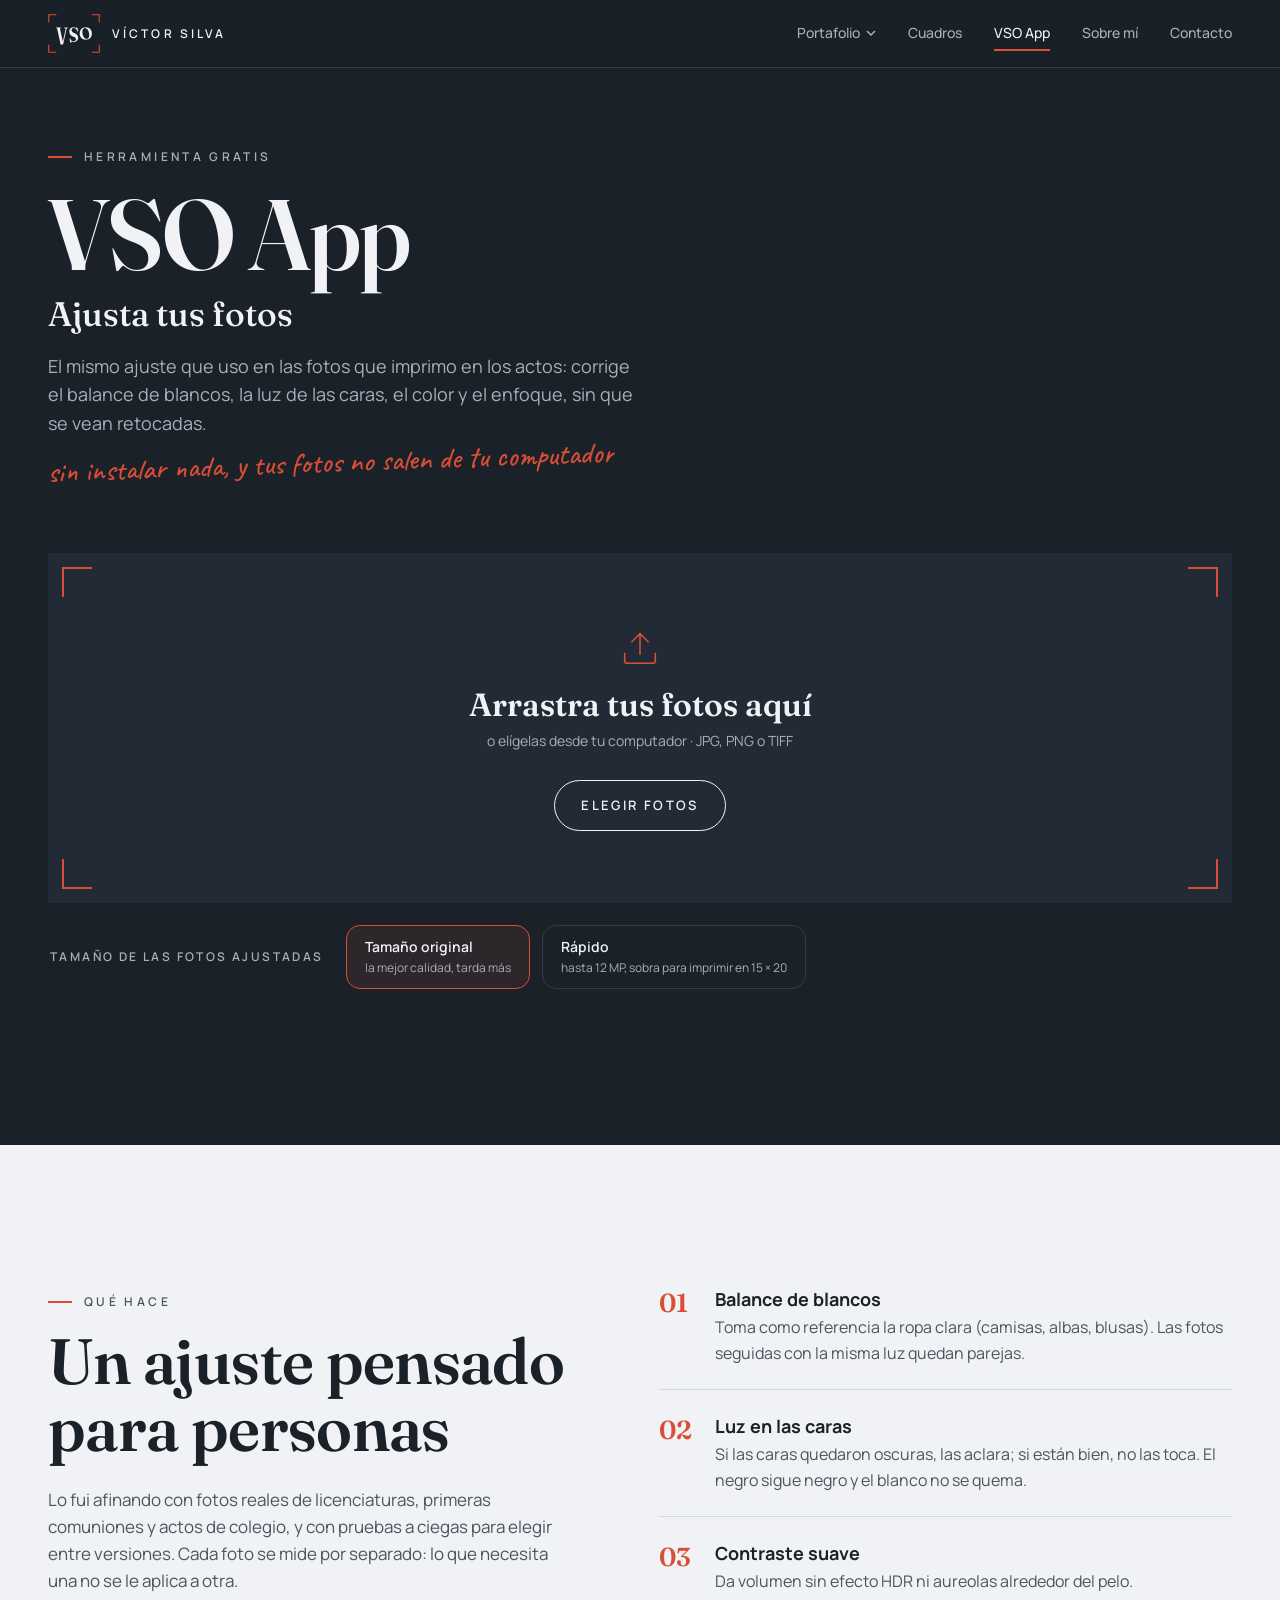
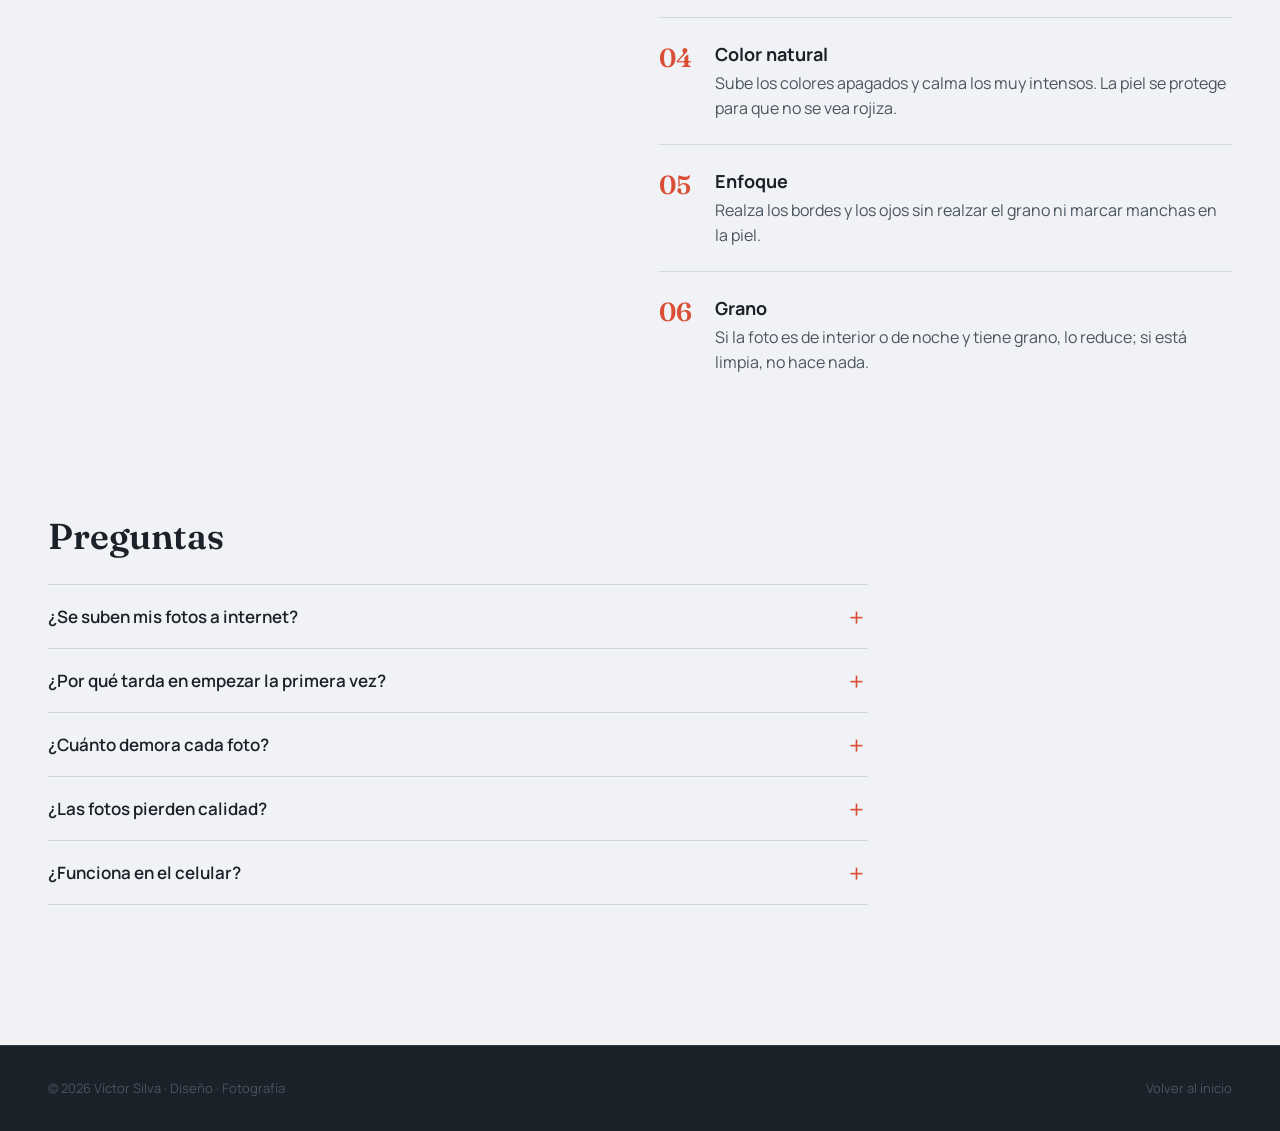
<file: ajustar.html>
<!doctype html>
<html lang="es">
<head>
  <meta charset="utf-8">
  <meta name="viewport" content="width=device-width, initial-scale=1">
  <title>VSO App · Víctor Silva</title>
  <meta name="description" content="Ajusta tus fotos gratis con el mismo ajuste que uso en las fotos que imprimo: balance de blancos, luz en las caras, color y enfoque. Todo pasa en tu computador, sin instalar nada y sin subir tus fotos.">
  <meta name="theme-color" content="#1A2129">
  <link rel="icon" href="img/vso-oficial-simbolo-oscuro.svg" type="image/svg+xml">
  <link rel="preconnect" href="https://cdn.jsdelivr.net" crossorigin>
  <link rel="stylesheet" href="css/estilo.css?v=9">
  <link rel="stylesheet" href="css/ajustar.css?v=2">
</head>
<body data-pagina="ajustar">

  <header class="encabezado">
    <div class="contenedor">
      <a class="marca" href="index.html" aria-label="Víctor Silva, inicio"><img src="img/vso-simbolo.svg" alt=""><span>Víctor Silva</span></a>
      <button class="boton-menu" aria-label="Abrir menú" aria-expanded="false"><span></span></button>
      <nav class="menu" aria-label="Principal">
        <div class="desplegar">
          <button aria-expanded="false" aria-haspopup="true">Portafolio <svg viewBox="0 0 10 6" fill="none" stroke="currentColor" stroke-width="1.5"><path d="M1 1l4 4 4-4"/></svg></button>
          <div class="submenu"></div>
        </div>
        <a href="index.html#cuadros">Cuadros</a>
        <a href="ajustar.html" aria-current="page">VSO App</a>
        <a href="index.html#sobre-mi">Sobre mí</a>
        <a href="index.html#contacto">Contacto</a>
      </nav>
    </div>
  </header>

  <main>
    <section class="ajuste">
      <div class="contenedor">
        <div class="ajuste-cabeza">
          <span class="etiqueta">Herramienta gratis</span>
          <h1>VSO App</h1>
          <p class="app-bajada">Ajusta tus fotos</p>
          <p>El mismo ajuste que uso en las fotos que imprimo en los actos: corrige el balance de blancos, la luz de las caras, el color y el enfoque, sin que se vean retocadas.</p>
          <p class="mano nota-privada">sin instalar nada, y tus fotos no salen de tu computador</p>
        </div>

        <div class="zona visor" tabindex="-1">
          <input type="file" id="elegir" multiple accept=".jpg,.jpeg,.png,.tif,.tiff,image/jpeg,image/png,image/tiff">
          <svg class="icono" viewBox="0 0 48 48" fill="none" stroke="currentColor" stroke-width="1.6" aria-hidden="true"><path d="M24 31V9M15 18l9-9 9 9"/><path d="M8 29v8a3 3 0 0 0 3 3h26a3 3 0 0 0 3-3v-8"/></svg>
          <b>Arrastra tus fotos aquí</b>
          <span>o elígelas desde tu computador · JPG, PNG o TIFF</span>
          <button type="button" class="boton" data-elegir>Elegir fotos</button>
        </div>

        <fieldset class="opciones">
          <legend>Tamaño de las fotos ajustadas</legend>
          <label><input type="radio" name="tam" value="0" checked><span><b>Tamaño original</b><small>la mejor calidad, tarda más</small></span></label>
          <label><input type="radio" name="tam" value="12"><span><b>Rápido</b><small>hasta 12 MP, sobra para imprimir en 15 × 20</small></span></label>
        </fieldset>

        <div class="motor" hidden>
          <div class="motor-barra"><i></i></div>
          <span class="motor-texto" role="status"></span>
        </div>

        <div class="acciones" hidden>
          <p class="resumen" aria-live="polite"></p>
          <div class="botones">
            <button type="button" class="boton chico" data-detener hidden>Detener</button>
            <button type="button" class="boton chico" data-seguir hidden>Ajustar las que faltan</button>
            <button type="button" class="boton chico lleno" data-zip disabled>Descargar todas</button>
            <button type="button" class="boton chico" data-limpiar>Empezar de nuevo</button>
          </div>
        </div>

        <div class="panel-comparar" hidden>
          <div class="panel-cabeza">
            <b class="panel-nombre"></b>
            <div>
              <a class="boton chico lleno" data-bajar download>Descargar</a>
              <button type="button" class="boton chico" data-cerrar>Cerrar</button>
            </div>
          </div>
          <div class="comparador visor" aria-label="Comparación antes y después">
            <img class="antes" alt="Foto original" draggable="false">
            <img class="despues" alt="Foto ajustada" draggable="false">
            <span class="rotulo-img r-antes">Original</span><span class="rotulo-img r-despues">Ajustada</span>
            <span class="divisor"></span>
            <span class="perilla" role="slider" tabindex="0" aria-label="Deslizar para comparar" aria-valuemin="0" aria-valuemax="100" aria-valuenow="50">
              <svg viewBox="0 0 24 24" fill="none" stroke="currentColor" stroke-width="1.8"><path d="M9 6l-6 6 6 6M15 6l6 6-6 6"/></svg>
            </span>
          </div>
          <p class="panel-info"></p>
        </div>

        <ul class="lista-fotos" aria-label="Fotos"></ul>
      </div>
    </section>

    <section class="seccion clara que-hace">
      <div class="contenedor">
        <div class="que-hace-grid">
          <div>
            <span class="etiqueta">Qué hace</span>
            <h2 class="titulo-seccion">Un ajuste pensado para personas</h2>
            <p class="texto-suave">Lo fui afinando con fotos reales de licenciaturas, primeras comuniones y actos de colegio, y con pruebas a ciegas para elegir entre versiones. Cada foto se mide por separado: lo que necesita una no se le aplica a otra.</p>
          </div>
          <ol class="pasos">
            <li><b>Balance de blancos</b>Toma como referencia la ropa clara (camisas, albas, blusas). Las fotos seguidas con la misma luz quedan parejas.</li>
            <li><b>Luz en las caras</b>Si las caras quedaron oscuras, las aclara; si están bien, no las toca. El negro sigue negro y el blanco no se quema.</li>
            <li><b>Contraste suave</b>Da volumen sin efecto HDR ni aureolas alrededor del pelo.</li>
            <li><b>Color natural</b>Sube los colores apagados y calma los muy intensos. La piel se protege para que no se vea rojiza.</li>
            <li><b>Enfoque</b>Realza los bordes y los ojos sin realzar el grano ni marcar manchas en la piel.</li>
            <li><b>Grano</b>Si la foto es de interior o de noche y tiene grano, lo reduce; si está limpia, no hace nada.</li>
          </ol>
        </div>

        <div class="preguntas">
          <h3>Preguntas</h3>
          <details>
            <summary>¿Se suben mis fotos a internet?</summary>
            <p>No. El ajuste corre dentro de tu navegador: la página descarga el programa y tus fotos se ajustan en tu propio computador. Nadie más las ve.</p>
          </details>
          <details>
            <summary>¿Por qué tarda en empezar la primera vez?</summary>
            <p>Porque descarga el programa de ajuste (unos 20 MB). Se descarga una sola vez: después queda guardado en tu navegador y parte en unos segundos.</p>
          </details>
          <details>
            <summary>¿Cuánto demora cada foto?</summary>
            <p>Depende de tu computador y del tamaño de la foto. En el mío, una foto de 12 megapíxeles tarda unos 30 segundos y una de 24, algo más de un minuto; en modo rápido ninguna tarda más que una de 12. Mientras se ajustan, puedes seguir usando tu computador.</p>
          </details>
          <details>
            <summary>¿Las fotos pierden calidad?</summary>
            <p>Salen en JPG de alta calidad, del mismo tamaño que la original y con los datos de la cámara. Tus originales no se tocan.</p>
          </details>
          <details>
            <summary>¿Funciona en el celular?</summary>
            <p>Funciona mejor en un computador. En el celular, las fotos grandes pueden necesitar más memoria de la que tiene el navegador: si falla, prueba con el modo rápido.</p>
          </details>
        </div>
      </div>
    </section>
  </main>

  <footer class="pie">
    <div class="contenedor"><span>© <span data-anio>2026</span> Víctor Silva · Diseño · Fotografía</span><a href="index.html">Volver al inicio</a></div>
  </footer>

  <script src="js/datos.js"></script>
  <script src="js/grupos.js?v=2"></script>
  <script src="js/comun.js?v=7"></script>
  <script src="js/ajustar.js?v=1"></script>
</body>
</html>
</file>
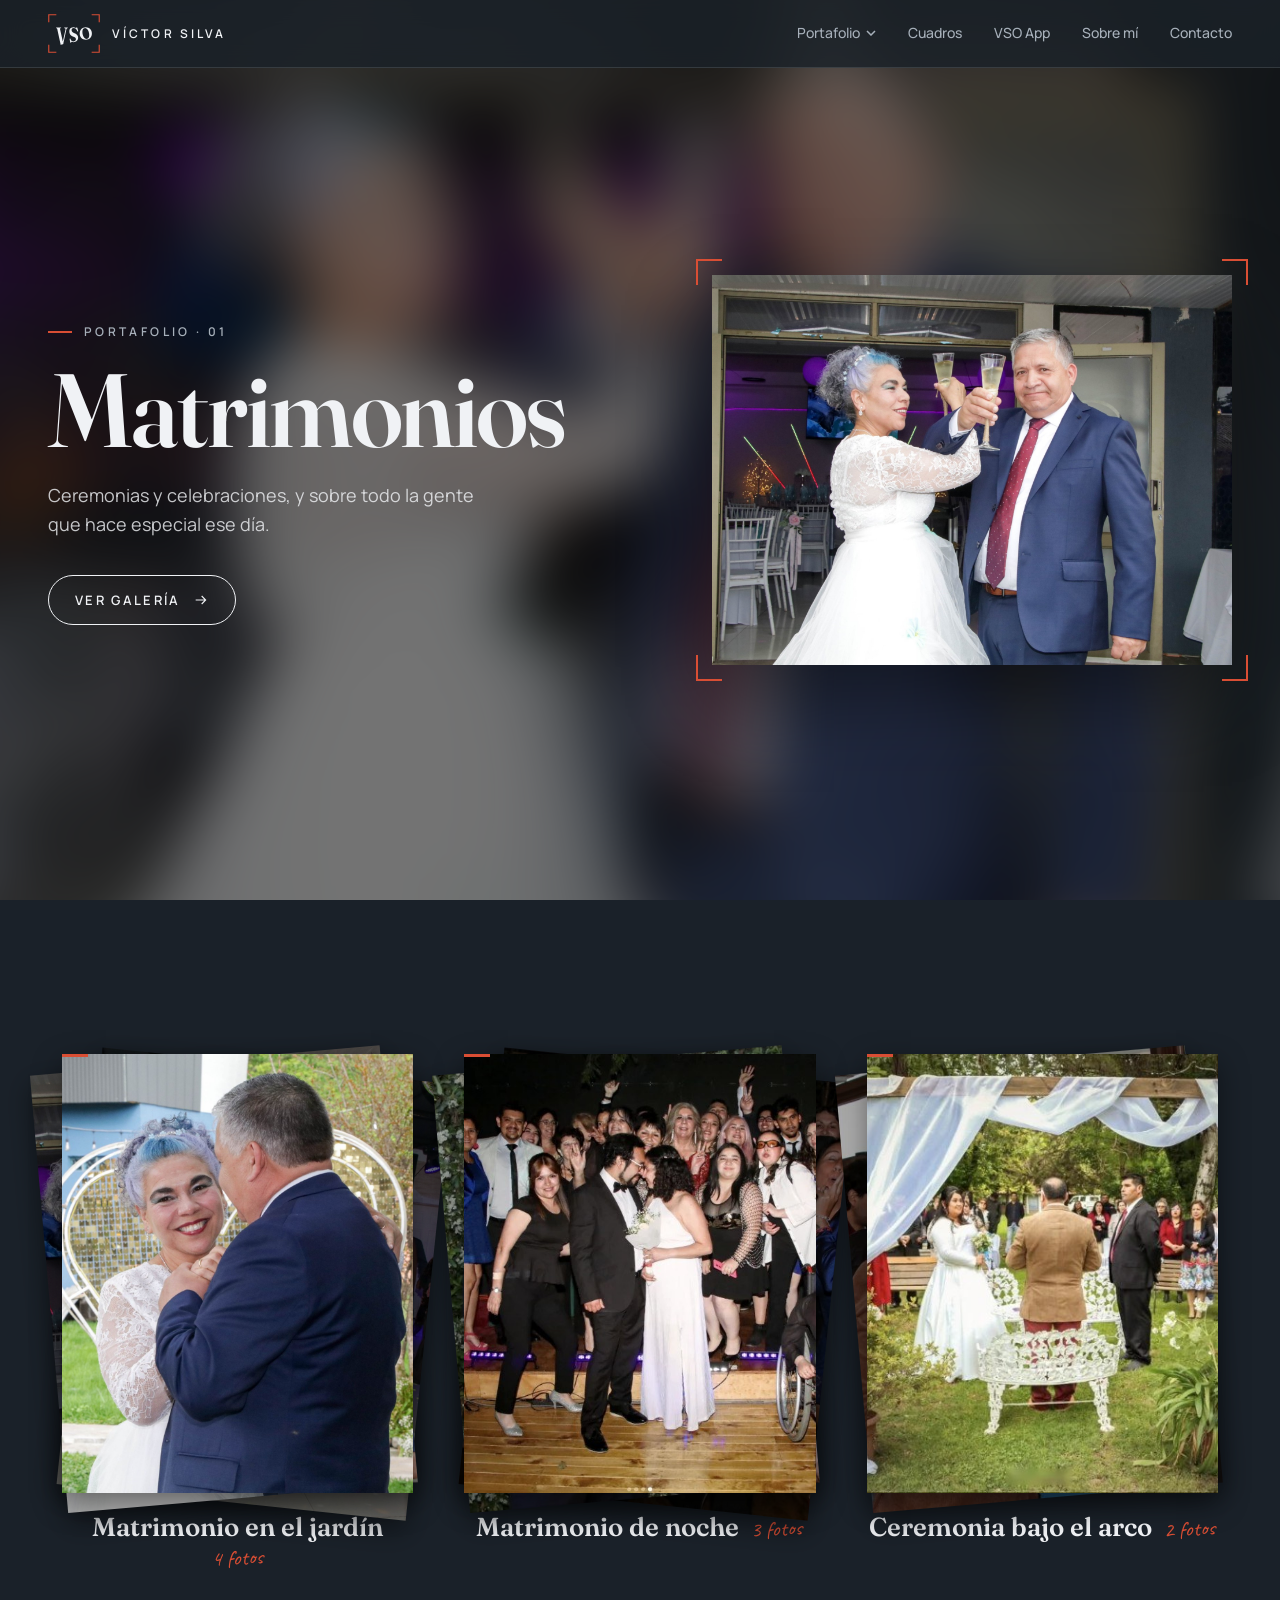
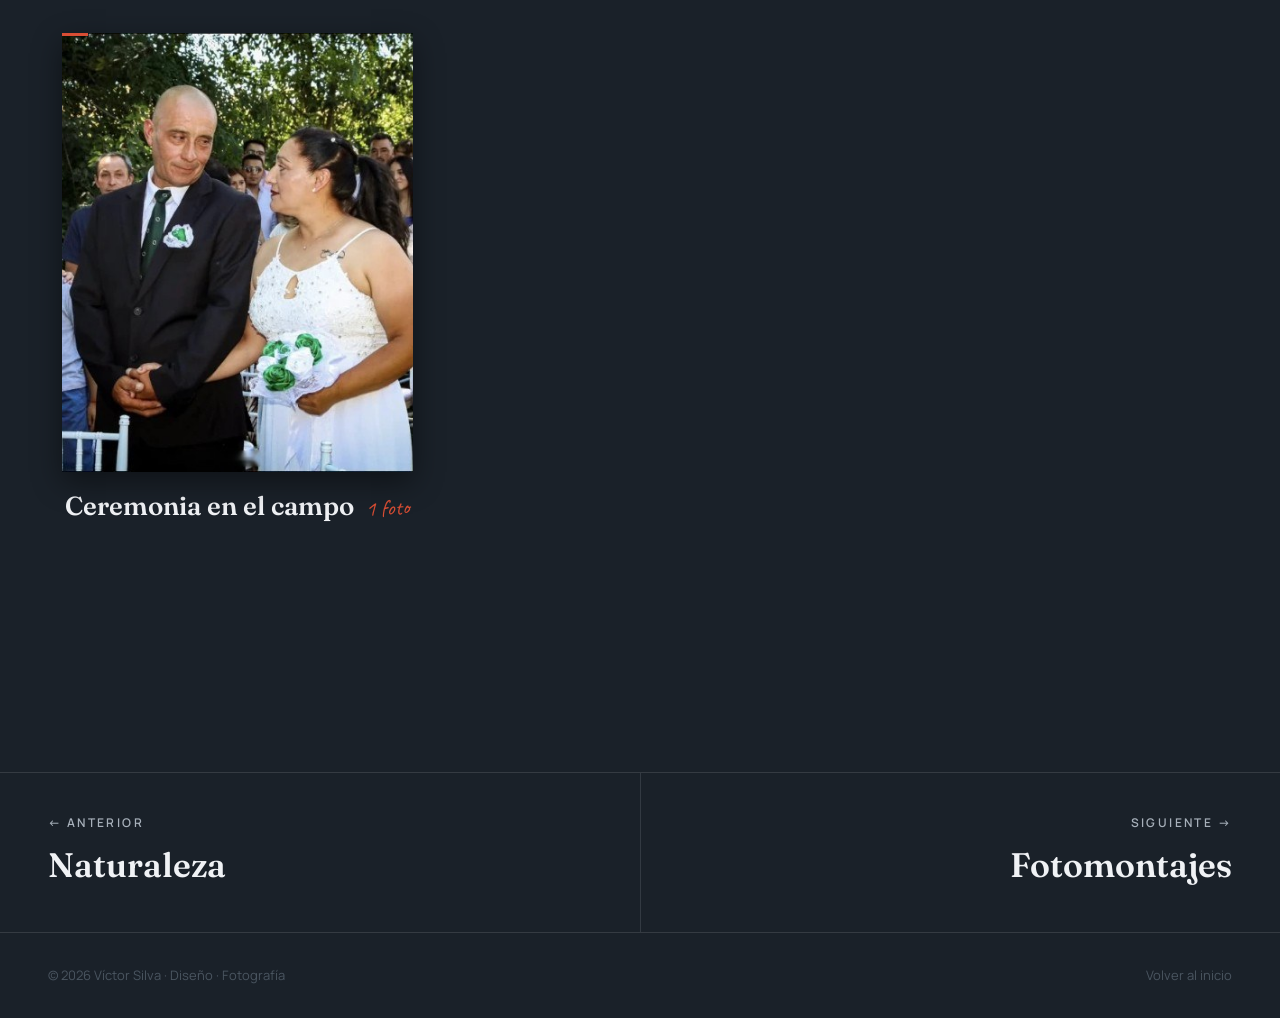
<file: categoria.html>
<!doctype html>
<html lang="es">
<head>
  <meta charset="utf-8">
  <meta name="viewport" content="width=device-width, initial-scale=1">
  <title>Portafolio · Víctor Silva</title>
  <meta name="theme-color" content="#1A2129">
  <link rel="icon" href="img/vso-oficial-simbolo-oscuro.svg" type="image/svg+xml">
  <link rel="stylesheet" href="css/estilo.css?v=9">
</head>
<body data-pagina="categoria">

  <header class="encabezado">
    <div class="contenedor">
      <a class="marca" href="index.html" aria-label="Víctor Silva, inicio"><img src="img/vso-simbolo.svg" alt=""><span>Víctor Silva</span></a>
      <button class="boton-menu" aria-label="Abrir menú" aria-expanded="false"><span></span></button>
      <nav class="menu" aria-label="Principal">
        <div class="desplegar">
          <button aria-expanded="false" aria-haspopup="true">Portafolio <svg viewBox="0 0 10 6" fill="none" stroke="currentColor" stroke-width="1.5"><path d="M1 1l4 4 4-4"/></svg></button>
          <div class="submenu"></div>
        </div>
        <a href="index.html#cuadros">Cuadros</a>
        <a href="ajustar.html">VSO App</a>
        <a href="index.html#sobre-mi">Sobre mí</a>
        <a href="index.html#contacto">Contacto</a>
      </nav>
    </div>
  </header>

  <!-- Portada de la categoría (se arma desde js/datos.js) -->
  <section class="portada-cat"></section>

  <section class="seccion" id="galeria"><div class="contenedor"></div></section>

  <nav class="navegacion-cat" aria-label="Otras categorías"></nav>

  <footer class="pie">
    <div class="contenedor"><span>© <span data-anio>2026</span> Víctor Silva · Diseño · Fotografía</span><a href="index.html">Volver al inicio</a></div>
  </footer>

  <script src="js/datos.js"></script>
  <script src="js/grupos.js?v=2"></script>
  <script src="js/comun.js?v=7"></script>
</body>
</html>
</file>
<file: css/estilo.css>
/* ===== Víctor Silva · Diseño y Fotografía ===== */
@font-face { font-family: 'Fraunces'; src: url('../fuentes/Fraunces-VF.ttf') format('truetype'); font-weight: 100 900; font-display: swap; }
@font-face { font-family: 'Manrope'; src: url('../fuentes/Manrope-VF.ttf') format('truetype'); font-weight: 200 800; font-display: swap; }
/* Letra manuscrita (Caveat, licencia libre OFL: fuentes/Caveat-OFL.txt) */
@font-face { font-family: 'Caveat'; src: url('../fuentes/Caveat-VF.ttf') format('truetype'); font-weight: 400 700; font-display: swap; }

:root {
  --pizarra: #1A2129;
  --pizarra-2: #12171D;
  --pizarra-3: #222B35;
  --hueso: #F0F2F5;
  --rojo: #D94E34;
  --gris: #A7B0BA;
  --gris-osc: #4A5560;
  --linea: rgba(240, 242, 245, .12);
  --serif: 'Fraunces', Georgia, serif;
  --mano: 'Caveat', 'Segoe Print', 'Bradley Hand', cursive;
  --sans: 'Manrope', system-ui, sans-serif;
  --ancho: 1200px;
  --margen: clamp(16px, 4vw, 48px);
}

*, *::before, *::after { box-sizing: border-box; }
html { scroll-behavior: smooth; }
body {
  margin: 0; background: var(--pizarra); color: var(--hueso);
  font-family: var(--sans); font-size: 16px; line-height: 1.6;
  -webkit-font-smoothing: antialiased;
}
img { display: block; max-width: 100%; }
a { color: inherit; text-decoration: none; }
button { font: inherit; color: inherit; background: none; border: 0; cursor: pointer; }

.contenedor { width: min(var(--ancho), 100% - 2 * var(--margen)); margin-inline: auto; }
.etiqueta {
  font-size: 12px; font-weight: 600; letter-spacing: .28em; text-transform: uppercase; color: var(--gris);
  display: inline-flex; align-items: center; gap: 12px;
}
.etiqueta::before { content: ""; width: 24px; height: 2px; background: var(--rojo); }
.titulo-seccion { font-family: var(--serif); font-weight: 600; font-size: clamp(36px, 6vw, 64px); line-height: 1.05; margin: 16px 0 0; letter-spacing: -.01em; }
.texto-suave { color: var(--gris); max-width: 56ch; }

/* ---- Esquinas de visor (firma de la marca) ---- */
.visor { position: relative; }
.visor::after {
  content: ""; position: absolute; inset: var(--visor-inset, -12px); pointer-events: none;
  --c: var(--rojo); --l: var(--visor-l, 26px); --t: var(--visor-t, 2px);
  background:
    linear-gradient(var(--c), var(--c)) top left / var(--l) var(--t),
    linear-gradient(var(--c), var(--c)) top left / var(--t) var(--l),
    linear-gradient(var(--c), var(--c)) top right / var(--l) var(--t),
    linear-gradient(var(--c), var(--c)) top right / var(--t) var(--l),
    linear-gradient(var(--c), var(--c)) bottom left / var(--l) var(--t),
    linear-gradient(var(--c), var(--c)) bottom left / var(--t) var(--l),
    linear-gradient(var(--c), var(--c)) bottom right / var(--l) var(--t),
    linear-gradient(var(--c), var(--c)) bottom right / var(--t) var(--l);
  background-repeat: no-repeat;
  transition: inset .45s cubic-bezier(.2, .8, .2, 1), opacity .3s;
}

/* ---- Encabezado ---- */
.encabezado {
  position: fixed; inset: 0 0 auto 0; z-index: 50; height: 68px;
  display: flex; align-items: center;
  background: rgba(26, 33, 41, .82); backdrop-filter: blur(12px); -webkit-backdrop-filter: blur(12px);
  border-bottom: 1px solid var(--linea);
  transition: transform .45s cubic-bezier(.2, .8, .2, 1);
}
.encabezado.oculto { transform: translateY(-100%); }
.encabezado .contenedor { display: flex; align-items: center; justify-content: space-between; gap: 24px; }
.marca { display: flex; align-items: center; gap: 12px; }
.marca img { width: 52px; height: auto; }
.marca span { font-size: 12px; font-weight: 600; letter-spacing: .26em; text-transform: uppercase; }
.menu { display: flex; align-items: center; gap: 32px; font-size: 14px; font-weight: 500; }
.menu > a, .menu .desplegar > button { padding: 8px 0; color: var(--gris); transition: color .2s; position: relative; }
.menu > a:hover, .menu .desplegar > button:hover, .menu a[aria-current="page"], .menu .desplegar.activo > button { color: var(--hueso); }
.menu a[aria-current="page"]::after, .menu .desplegar.activo > button::after {
  content: ""; position: absolute; left: 0; right: 0; bottom: 2px; height: 2px; background: var(--rojo);
}
.desplegar { position: relative; }
.desplegar > button { display: inline-flex; align-items: center; gap: 6px; }
.desplegar > button svg { width: 10px; transition: transform .2s; }
.desplegar.abierto > button svg { transform: rotate(180deg); }
.submenu {
  position: absolute; top: calc(100% + 14px); left: -20px; min-width: 230px; padding: 10px 0;
  background: var(--pizarra-2); border: 1px solid var(--linea);
  opacity: 0; visibility: hidden; transform: translateY(-6px); transition: .2s;
}
.desplegar.abierto .submenu { opacity: 1; visibility: visible; transform: none; }
.submenu a { display: flex; justify-content: space-between; gap: 16px; padding: 9px 20px; color: var(--gris); }
.submenu a:hover, .submenu a[aria-current="page"] { color: var(--hueso); background: var(--pizarra-3); }
.submenu small { color: var(--gris-osc); font-size: 12px; }
.boton-menu { display: none; width: 40px; height: 40px; position: relative; }
.boton-menu span, .boton-menu span::before, .boton-menu span::after {
  position: absolute; left: 9px; width: 22px; height: 2px; background: var(--hueso); content: ""; transition: .25s;
}
.boton-menu span { top: 19px; }
.boton-menu span::before { left: 0; top: -7px; }
.boton-menu span::after { left: 0; top: 7px; }
.menu-abierto .boton-menu span { background: transparent; }
.menu-abierto .boton-menu span::before { top: 0; transform: rotate(45deg); }
.menu-abierto .boton-menu span::after { top: 0; transform: rotate(-45deg); }

@media (max-width: 760px) {
  .marca span { display: none; }
  .boton-menu { display: block; }
  .menu {
    position: fixed; inset: 68px 0 auto 0; flex-direction: column; align-items: stretch; gap: 0;
    background: var(--pizarra-2); border-bottom: 1px solid var(--linea); padding: 8px var(--margen) 20px;
    max-height: calc(100svh - 68px); overflow-y: auto;
    opacity: 0; visibility: hidden; transform: translateY(-8px); transition: .25s;
  }
  .menu-abierto .menu { opacity: 1; visibility: visible; transform: none; }
  .menu > a, .menu .desplegar > button { padding: 14px 0; font-size: 18px; width: 100%; text-align: left; border-bottom: 1px solid var(--linea); }
  .menu a[aria-current="page"]::after, .menu .desplegar.activo > button::after { display: none; }
  .submenu { position: static; opacity: 1; visibility: visible; transform: none; display: none; border: 0; background: none; padding: 0 0 8px; }
  .desplegar.abierto .submenu { display: block; }
  .submenu a { padding: 10px 0 10px 16px; }
  .submenu a:hover { background: none; }
}

/* ---- INTRO ---- */
.intro {
  position: relative; height: 100svh; min-height: 520px; background: var(--hueso); color: var(--pizarra);
  overflow: hidden; display: grid; place-items: center; cursor: default;
}
.intro canvas { position: absolute; inset: 0; width: 100%; height: 100%; }
.intro .logo-intro { position: relative; width: min(78vw, 360px, 50svh); height: auto; overflow: visible; }
.logo-intro .letra, .logo-intro .texto { opacity: 0; }
.logo-intro .encuadre path { stroke-dasharray: 1; stroke-dashoffset: 1; }
.intro.final .logo-intro .letra { opacity: 1; transition: opacity .5s; }
.intro.final .logo-intro .encuadre path { stroke-dashoffset: 0; transition: stroke-dashoffset 1s cubic-bezier(.6, 0, .2, 1) .15s; }
.intro.final .logo-intro .texto { opacity: 1; transition: opacity .8s .7s; }
.intro .rotulo {
  position: absolute; left: 0; right: 0; bottom: 14svh; text-align: center;
  font-size: 13px; font-weight: 600; letter-spacing: .4em; text-transform: uppercase; color: var(--gris-osc);
  opacity: 0; transition: opacity .35s;
}
.intro .rotulo.visible { opacity: 1; }
.intro .desliza {
  position: absolute; left: 50%; bottom: 28px; transform: translateX(-50%);
  display: flex; flex-direction: column; align-items: center; gap: 10px;
  font-size: 11px; font-weight: 600; letter-spacing: .3em; text-transform: uppercase; color: var(--gris-osc);
  opacity: 0; transition: opacity .6s 1.2s;
}
.intro .desliza i { width: 1px; height: 36px; background: var(--gris-osc); animation: baja 1.8s ease-in-out infinite; transform-origin: top; }
.intro.final .desliza { opacity: 1; }
@keyframes baja { 0% { transform: scaleY(0); } 50% { transform: scaleY(1); transform-origin: top; } 51% { transform-origin: bottom; } 100% { transform: scaleY(0); transform-origin: bottom; } }
.intro .repetir, .intro .saltar {
  position: absolute; right: var(--margen); bottom: 24px; font-size: 12px; font-weight: 600; letter-spacing: .18em;
  text-transform: uppercase; color: var(--gris-osc); padding: 8px 0; transition: opacity .4s, color .2s;
}
.intro .repetir:hover, .intro .saltar:hover { color: var(--rojo); }
.intro .repetir { opacity: 0; pointer-events: none; }
.intro.final .repetir { opacity: 1; pointer-events: auto; transition-delay: 1.4s; }
.intro.final .saltar { opacity: 0; pointer-events: none; }

/* ---- Antes / después ---- */
.seccion { padding: clamp(80px, 12vw, 140px) 0; }
.seccion.oscura { background: var(--pizarra); }
.antes-despues .contenedor { display: grid; grid-template-columns: 1fr minmax(0, 480px); gap: clamp(40px, 7vw, 100px); align-items: center; }
.antes-despues .boton { margin-top: 32px; }
@media (max-width: 860px) { .antes-despues .contenedor { grid-template-columns: 1fr; } }

.comparador {
  --p: 100%;
  position: relative; width: 100%; aspect-ratio: 1071 / 1208; user-select: none; touch-action: pan-y;
  cursor: ew-resize; --visor-inset: -14px;
}
.comparador img { position: absolute; inset: 0; width: 100%; height: 100%; object-fit: cover; pointer-events: none; border-radius: 18px; }
.comparador .despues { clip-path: inset(0 0 0 var(--p)); }
.comparador .divisor { position: absolute; top: 0; bottom: 0; left: var(--p); width: 2px; margin-left: -1px; background: var(--hueso); pointer-events: none; }
.comparador .perilla {
  position: absolute; top: 50%; left: var(--p); width: 44px; height: 44px; margin: -22px 0 0 -22px; border-radius: 50%;
  background: var(--hueso); color: var(--pizarra); display: grid; place-items: center; box-shadow: 0 4px 18px rgba(0,0,0,.35);
}
.comparador .perilla:focus-visible { outline: 2px solid var(--rojo); outline-offset: 3px; }
.comparador .perilla svg { width: 20px; }
.comparador .rotulo-img {
  position: absolute; top: 14px; padding: 5px 10px; font-size: 11px; font-weight: 700; letter-spacing: .2em; text-transform: uppercase;
  background: rgba(18, 23, 29, .7); color: var(--hueso); transition: opacity .3s; pointer-events: none;
}
.comparador .r-antes { left: 14px; }
.comparador .r-despues { right: 14px; }

.boton {
  display: inline-flex; align-items: center; gap: 12px; padding: 14px 26px; border: 1px solid var(--hueso); border-radius: 999px;
  font-size: 13px; font-weight: 600; letter-spacing: .18em; text-transform: uppercase; transition: .25s;
}
.boton:hover { background: var(--hueso); color: var(--pizarra); }
.boton svg { width: 16px; transition: transform .25s; }
.boton:hover svg { transform: translateX(4px); }

/* ---- Portafolio (tarjetas de categoría) ---- */
.cabecera-seccion { display: flex; justify-content: space-between; align-items: end; gap: 24px; flex-wrap: wrap; margin-bottom: 56px; }
.categorias { display: grid; grid-template-columns: repeat(3, minmax(0, 1fr)); gap: clamp(20px, 3vw, 40px); }
@media (max-width: 960px) { .categorias { grid-template-columns: repeat(2, minmax(0, 1fr)); } }
@media (max-width: 560px) { .categorias { grid-template-columns: 1fr; } }
.tarjeta { display: block; }
.tarjeta .marco { position: relative; aspect-ratio: 1; --visor-inset: 14px; --visor-l: 22px; }
.tarjeta .marco::after { opacity: 0; --visor-inset: 34px; }
.tarjeta:hover .marco::after, .tarjeta:focus-visible .marco::after { opacity: 1; inset: 14px; }
.tarjeta .marco img { width: 100%; height: 100%; object-fit: cover; filter: saturate(.92); transition: transform .8s cubic-bezier(.2, .8, .2, 1), filter .4s; }
.tarjeta .marco .recorte { position: absolute; inset: 0; overflow: hidden; background: var(--pizarra-3); }
.tarjeta:hover .marco img { transform: scale(1.04); filter: saturate(1.05); }
.tarjeta .info { display: flex; justify-content: space-between; align-items: baseline; gap: 12px; padding-top: 16px; }
.tarjeta h3 { margin: 0; font-family: var(--serif); font-weight: 600; font-size: 26px; line-height: 1.15; }
.tarjeta .cuenta { font-size: 12px; font-weight: 600; letter-spacing: .18em; text-transform: uppercase; color: var(--gris); white-space: nowrap; }
.tarjeta.pronto { cursor: default; }
.tarjeta.pronto .recorte { display: grid; place-items: center; background: var(--pizarra-3); }
.tarjeta.pronto .recorte span { font-size: 12px; font-weight: 600; letter-spacing: .3em; text-transform: uppercase; color: var(--gris); }
.tarjeta.pronto .marco::after { opacity: .5; inset: 14px; }

/* ---- Sobre mí / contacto ---- */
.sobre .contenedor { display: grid; grid-template-columns: 1fr 1.2fr; gap: clamp(40px, 7vw, 100px); }
@media (max-width: 860px) { .sobre .contenedor { grid-template-columns: 1fr; } }
.sobre p { margin: 0 0 18px; color: var(--gris); font-size: 18px; }
.sobre p strong { color: var(--hueso); font-weight: 600; }
.datos { display: grid; grid-template-columns: repeat(3, 1fr); gap: 24px; margin-top: 40px; padding-top: 28px; border-top: 1px solid var(--linea); }
.datos b { display: block; font-family: var(--serif); font-size: 22px; font-weight: 600; color: var(--hueso); }
.datos span { font-size: 13px; color: var(--gris); }
@media (max-width: 480px) { .datos { grid-template-columns: 1fr; } }

.contacto { text-align: center; }
.contacto .titulo-seccion { margin-bottom: 24px; }
.contacto .texto-suave { margin: 0 auto 40px; }
.contacto .enlaces { display: flex; justify-content: center; gap: 16px; flex-wrap: wrap; }

.pie { padding: 32px 0; border-top: 1px solid var(--linea); font-size: 13px; color: var(--gris-osc); }
.pie .contenedor { display: flex; justify-content: space-between; gap: 16px; flex-wrap: wrap; }

/* ---- Página de categoría ---- */
.portada-cat {
  position: relative; min-height: 100svh; display: grid; align-items: center; padding: 120px 0 80px; overflow: hidden;
}
.portada-cat .fondo { position: absolute; inset: -40px; background-size: cover; background-position: center; filter: blur(28px) brightness(.45) saturate(1.1); transform: scale(1.1); }
.portada-cat .contenedor { position: relative; display: grid; grid-template-columns: 1fr minmax(0, 520px); gap: clamp(40px, 7vw, 100px); align-items: center; }
.portada-cat h1 { font-family: var(--serif); font-weight: 600; font-size: clamp(48px, 9vw, 104px); line-height: .98; margin: 18px 0 20px; letter-spacing: -.02em; }
.portada-cat p { color: var(--hueso); opacity: .8; font-size: 18px; max-width: 40ch; margin: 0 0 36px; }
.portada-cat .foto { --visor-inset: -16px; }
.portada-cat .foto img { width: 100%; max-height: 70svh; object-fit: contain; box-shadow: 0 30px 80px rgba(0,0,0,.45); }
@media (max-width: 860px) {
  .portada-cat { min-height: auto; padding-top: 110px; }
  .portada-cat .contenedor { grid-template-columns: 1fr; }
  .portada-cat .foto { max-width: 480px; }
}

.galeria { columns: 3 300px; column-gap: clamp(16px, 2vw, 28px); }
.galeria figure { break-inside: avoid; margin: 0 0 clamp(16px, 2vw, 28px); }
.galeria button { display: block; width: 100%; position: relative; --visor-inset: 12px; --visor-l: 20px; }
.galeria button::after { opacity: 0; inset: 28px; }
.galeria button:hover::after, .galeria button:focus-visible::after { opacity: 1; inset: 12px; }
.galeria img { width: 100%; height: auto; transition: filter .3s; }
.galeria button:hover img { filter: brightness(1.06); }
/* Par de fotos una al lado de la otra (también en celular) */
.juntas { display: grid; grid-template-columns: 1fr 1fr; gap: clamp(8px, 2vw, 28px); margin-bottom: clamp(16px, 2vw, 28px); }
.juntas figure { margin: 0; }
.juntas button { display: block; width: 100%; position: relative; --visor-inset: 12px; --visor-l: 20px; }
.juntas button::after { opacity: 0; inset: 28px; }
.juntas button:hover::after, .juntas button:focus-visible::after { opacity: 1; inset: 12px; }
.juntas img { width: 100%; height: auto; transition: filter .3s; }
.juntas button:hover img { filter: brightness(1.06); }
.juntas figcaption, .galeria figcaption { padding-top: 10px; font-size: 13px; color: var(--gris); }
.bloque-comparar { display: grid; grid-template-columns: 1fr minmax(0, 440px); gap: clamp(32px, 6vw, 80px); align-items: center; margin-bottom: clamp(64px, 9vw, 110px); }
@media (max-width: 860px) { .bloque-comparar { grid-template-columns: 1fr; } }
.vacio { padding: 80px 0; text-align: center; color: var(--gris); }

.navegacion-cat { display: grid; grid-template-columns: 1fr 1fr; border-top: 1px solid var(--linea); }
.navegacion-cat a { padding: 40px var(--margen); display: flex; flex-direction: column; gap: 6px; transition: background .25s; }
.navegacion-cat a:hover { background: var(--pizarra-3); }
.navegacion-cat a + a { text-align: right; border-left: 1px solid var(--linea); }
.navegacion-cat small { font-size: 12px; font-weight: 600; letter-spacing: .2em; text-transform: uppercase; color: var(--gris); }
.navegacion-cat b { font-family: var(--serif); font-size: clamp(22px, 3vw, 34px); font-weight: 600; }

/* ---- Visor (lightbox) ---- */
.visor-fotos {
  position: fixed; inset: 0; z-index: 100; background: rgba(12, 15, 19, .96);
  display: grid; grid-template-rows: auto 1fr auto; opacity: 0; visibility: hidden; transition: .3s;
}
.visor-fotos.abierto { opacity: 1; visibility: visible; }
.visor-fotos .barra { display: flex; justify-content: space-between; align-items: center; padding: 16px var(--margen); font-size: 13px; color: var(--gris); letter-spacing: .1em; }
.visor-fotos .centro { position: relative; display: grid; place-items: center; padding: 0 clamp(16px, 7vw, 100px); min-height: 0; }
.visor-fotos .centro img { max-width: 100%; max-height: calc(100svh - 150px); object-fit: contain; }
.visor-fotos .titulo { padding: 16px var(--margen) 24px; text-align: center; font-family: var(--serif); font-size: 20px; }
.visor-fotos .flecha { position: absolute; top: 50%; transform: translateY(-50%); width: 48px; height: 48px; display: grid; place-items: center; color: var(--gris); transition: color .2s; }
.visor-fotos .flecha:hover { color: var(--hueso); }
.visor-fotos .flecha svg { width: 26px; }
.visor-fotos .ant { left: clamp(0px, 2vw, 32px); }
.visor-fotos .sig { right: clamp(0px, 2vw, 32px); }
.visor-fotos .cerrar { font-size: 13px; font-weight: 600; letter-spacing: .2em; text-transform: uppercase; color: var(--hueso); padding: 8px 0; }
.visor-fotos .cerrar:hover { color: var(--rojo); }

/* ---- Aparecer al hacer scroll ---- */
.aparece { opacity: 0; transform: translateY(24px); transition: opacity .8s, transform .8s cubic-bezier(.2, .8, .2, 1); }
.aparece.visto { opacity: 1; transform: none; }

@media (prefers-reduced-motion: reduce) {
  html { scroll-behavior: auto; }
  .aparece { opacity: 1; transform: none; transition: none; }
  .intro .desliza i { animation: none; }
}
/* =========================================================
   CURVAS Y LETRA A MANO (versión 2)
   ========================================================= */
.mano { font-family: var(--mano); font-weight: 500; line-height: 1.1; }

/* Entre secciones: cortes rectos, sin olas (identidad de líneas rectas del logo) */
.seccion, .mirada { position: relative; }

/* Subrayado hecho a mano bajo una palabra del título */
.subrayar { position: relative; display: inline-block; white-space: nowrap; }
.subrayar svg { position: absolute; left: -2%; bottom: -.12em; width: 104%; height: .32em; overflow: visible; }
.subrayar path { fill: none; stroke: var(--rojo); stroke-width: 4.5; stroke-linecap: round;
  stroke-dasharray: 300; stroke-dashoffset: 300; transition: stroke-dashoffset 1.1s cubic-bezier(.6, 0, .2, 1) .5s; }
.visto .subrayar path { stroke-dashoffset: 0; }

/* Flechas dibujadas a mano */
.flecha-mano { display: inline-block; width: 92px; height: 46px; vertical-align: middle; margin-left: 10px; overflow: visible; }
.flecha-mano path { fill: none; stroke: currentColor; stroke-width: 2.2; stroke-linecap: round; stroke-linejoin: round; }

.nota-comparar { margin: 36px 0 0; font-size: clamp(26px, 2.6vw, 32px); color: var(--rojo); transform: rotate(-4deg); transform-origin: left; }
@media (max-width: 860px) { .nota-comparar .flecha-mano { transform: rotate(80deg); width: 60px; } }
.nota-elige { margin: 14px 0 0; font-size: 30px; color: var(--rojo); transform: rotate(-3deg); }
.nota-elige .flecha-mano.abajo { width: 40px; height: 48px; margin-left: 4px; }
.nota-hablemos { margin: -8px 0 22px; font-size: clamp(30px, 3.4vw, 40px); color: var(--rojo); transform: rotate(-5deg); }

.contacto .datos-contacto { margin: 28px 0 0; font-size: 14px; color: var(--gris); letter-spacing: .04em; overflow-wrap: anywhere; }

/* =========================================================
   CUADROS DE GENERACIÓN (sección clara con cuadro 3D)
   ========================================================= */
.cuadros { overflow: hidden; }
.cuadros .boton { margin-top: 32px; }
.cuadros-grid { display: grid; grid-template-columns: 1fr minmax(0, 440px); gap: clamp(40px, 7vw, 100px); align-items: center; }
@media (max-width: 860px) { .cuadros-grid { grid-template-columns: 1fr; } }

.cuadros-miniaturas { display: flex; flex-wrap: wrap; gap: 10px; margin-top: 30px; }
.cuadros-miniaturas button { width: 50px; padding: 0; border: 2px solid transparent; border-radius: 4px; overflow: hidden; opacity: .55; transition: opacity .25s, border-color .25s, transform .25s; }
.cuadros-miniaturas button img { width: 100%; height: auto; aspect-ratio: 5 / 8; object-fit: cover; }
.cuadros-miniaturas button:hover { opacity: .9; transform: translateY(-2px); }
.cuadros-miniaturas button[aria-pressed="true"] { opacity: 1; border-color: var(--rojo); }
.cuadros-miniaturas button:focus-visible { outline: 2px solid var(--rojo); outline-offset: 2px; }

/* Cuadro 3D: modelo de Blender del marco de pino (img/cuadros/3d/cuadro.glb) en <model-viewer>.
   Antes de que cargue el visor se ve el póster. */
.cuadro3d-escena { display: grid; justify-items: center; }
.cuadro3d-escena model-viewer {
  display: block; width: 100%; max-width: 480px; height: auto; aspect-ratio: 4 / 5; background: transparent;
  --poster-color: transparent; --progress-bar-color: var(--rojo); --progress-bar-height: 2px;
}
.cuadro3d-escena model-viewer:focus-visible { outline: 2px solid var(--rojo); outline-offset: 4px; }
.cuadro3d-escena .poster { width: 100%; height: 100%; object-fit: contain; }
.nota-cuadro { margin: 10px 0 0; font-size: clamp(24px, 2.4vw, 30px); color: var(--rojo); transform: rotate(-3deg); }

.linea-tiempo { margin-top: clamp(72px, 10vw, 120px); }
.linea-tiempo h3 { font-family: var(--serif); font-weight: 600; font-size: clamp(24px, 3vw, 34px); margin: 0 0 30px; }
.tiempo { list-style: none; margin: 0; padding: 0; position: relative; display: grid; grid-template-columns: repeat(4, minmax(0, 1fr)); gap: clamp(16px, 2.6vw, 34px); }
.tiempo::before { content: ""; position: absolute; left: 0; right: 0; top: 7px; height: 2px; background: rgba(26, 33, 41, .14); }
.tiempo li { position: relative; padding-top: 36px; }
.tiempo li::before { content: ""; position: absolute; top: 0; left: 0; width: 16px; height: 16px; border-radius: 50%; background: var(--hueso); border: 2px solid var(--gris-osc); }
.tiempo li.actual::before { background: var(--rojo); border-color: var(--rojo); }
.tiempo figure { margin: 0; }
.tiempo img { width: 100%; height: auto; aspect-ratio: 1; object-fit: contain; background: #e2e6ea; border-radius: 8px; padding: 10px; }
.tiempo figcaption { font-size: 14px; line-height: 1.55; color: var(--gris-osc); }
.tiempo b { display: block; margin: 16px 0 4px; font-family: var(--serif); font-size: 26px; font-weight: 600; color: var(--pizarra); }
@media (max-width: 860px) { .tiempo { grid-template-columns: repeat(2, minmax(0, 1fr)); } .tiempo::before { display: none; } }
@media (max-width: 460px) { .tiempo { grid-template-columns: 1fr; } }

/* =========================================================
   RITMO DE COLOR DE LA PORTADA (13-nov)
   blanco (intro) · negro (mirada) · blanco (cuadros) · ROJO (antes/después) · negro (portafolio) · blanco (sobre mí) · negro (contacto)
   Un solo negro (--pizarra) y un solo blanco (--hueso); el rojo es el del encuadre del logo.
   ========================================================= */
.seccion.clara { background: var(--hueso); color: var(--pizarra); }
.clara .etiqueta, .clara .texto-suave { color: var(--gris-osc); }
.clara .boton { border-color: var(--pizarra); }
.clara .boton:hover { background: var(--pizarra); color: var(--hueso); }

.seccion.roja { background: var(--rojo); color: var(--hueso); }
.roja .etiqueta { color: var(--hueso); }
.roja .etiqueta::before { background: var(--pizarra); }
.roja .texto-suave { color: var(--hueso); opacity: .92; }
.roja .subrayar path { stroke: var(--hueso); }
.roja .boton { border-color: var(--pizarra); background: var(--pizarra); color: var(--hueso); }
.roja .boton:hover { background: var(--hueso); border-color: var(--hueso); color: var(--pizarra); }
.roja .nota-comparar { color: var(--pizarra); }
/* lo que contrasta al medio: el comparador con marco negro y esquinas de visor blancas */
.roja .comparador { --visor-inset: -14px; }
.roja .comparador::after { --c: var(--hueso); }
.roja .comparador .divisor { background: var(--hueso); }

.sobre p { color: var(--gris-osc); }
.sobre p strong { color: var(--pizarra); }
.sobre .datos { border-top-color: rgba(26, 33, 41, .16); }
.sobre .datos b { color: var(--pizarra); }
.sobre .datos span { color: var(--gris-osc); }

.pie { background: var(--pizarra); }

/* ---- MI MIRADA: 8 fotos cuadradas y quietas ---- */
.mirada { background: var(--pizarra); padding: clamp(80px, 12vw, 140px) 0; }
.mirada .escena { width: min(var(--ancho), 100% - 2 * var(--margen)); margin-inline: auto; }
.mirada-titulo { text-align: center; margin-bottom: clamp(36px, 5vw, 60px); }
.mirada-titulo .mano { margin: 0; font-size: clamp(28px, 3.2vw, 40px); color: var(--rojo); transform: rotate(-3deg); }
.mirada-titulo .titulo-seccion { margin-top: 2px; font-size: clamp(30px, 4.4vw, 54px); }
.mesa { display: grid; grid-template-columns: repeat(4, minmax(0, 1fr)); gap: clamp(12px, 2vw, 24px); }
@media (max-width: 700px) { .mesa { grid-template-columns: repeat(2, minmax(0, 1fr)); } }
.pieza { display: block; position: relative; }
.pieza .foto { display: block; aspect-ratio: 1; overflow: hidden; background: var(--pizarra-3); }
.pieza img { width: 100%; height: 100%; object-fit: cover; transition: transform .6s cubic-bezier(.2, .8, .2, 1); }
.pieza:hover img, .pieza:focus-visible img { transform: scale(1.06); }
.pieza:focus-visible { outline: none; }
.pieza:focus-visible .foto { outline: 2px solid var(--rojo); outline-offset: 4px; }
/* nombre de la sección escrito a mano bajo cada foto (como antes) */
.pieza .nota { display: block; margin-top: 8px; text-align: center; font-family: var(--mano); font-size: clamp(19px, 1.9vw, 26px); line-height: 1.1; color: var(--hueso); opacity: .85; transform: rotate(-3deg); transition: color .2s, opacity .2s; }
.pieza:hover .nota { color: var(--rojo); opacity: 1; }
.mirada .pista { margin: clamp(28px, 4vw, 44px) 0 0; font-family: var(--mano); text-align: center; font-size: clamp(20px, 2vw, 26px); color: var(--gris); }

/* ---- Tarjetas del portafolio: cuadradas, con la cuenta en rojo a mano y el ritmo desordenado de antes ---- */
.tarjeta .marco::after { display: none; }
.tarjeta .info { justify-content: center; flex-direction: column; align-items: center; text-align: center; gap: 2px; }
.tarjeta .cuenta { font-family: var(--mano); font-size: 22px; font-weight: 500; letter-spacing: 0; text-transform: none; color: var(--rojo); }
/* ---- Sobre mí: foto cuadrada, más grande (sin la nota de al lado) ---- */
.retrato { margin: 44px 0 0; }
.retrato .arco { display: block; position: relative; width: min(400px, 100%); aspect-ratio: 1; overflow: hidden; }
.retrato img { width: 100%; height: 100%; object-fit: cover; }

/* ---- Rayita roja arriba a la izquierda (como antes en la mirada): mirada, portafolio y foto de Sobre mí ---- */
.pieza::before, .tarjeta .marco::before, .retrato .arco::before {
  content: ""; position: absolute; left: 0; top: 0; width: 26px; height: 3px; background: var(--rojo); z-index: 2;
}
.tarjeta .marco::before { width: 32px; height: 4px; }
.retrato .arco::before { width: 40px; height: 5px; }

/* ---- Portafolio: tarjetas más grandes (grilla más ancha y menos espacio entre ellas) ---- */
#portafolio .contenedor { width: min(1400px, 100% - 2 * var(--margen)); }
.categorias { gap: clamp(16px, 2vw, 28px); row-gap: clamp(32px, 4vw, 52px); }

/* ---- Sobre mí: algo de rojo; la línea sobre Fotografía / Diseño / Edición en rojo y más gruesa ---- */
.sobre .datos { border-top: 3px solid var(--rojo); }

/* ---- Línea de tiempo dentro de la página de Cuadros de generación (fondo oscuro) ---- */
.cat-tiempo { margin: 0 0 clamp(72px, 10vw, 120px); }
.cat-tiempo .titulo-seccion { font-size: clamp(30px, 4.4vw, 50px); margin: 0 0 36px; }
.cat-tiempo .tiempo::before { background: var(--linea); }
.cat-tiempo .tiempo li::before { background: var(--pizarra); border-color: var(--gris); }
.cat-tiempo .tiempo li.actual::before { background: var(--rojo); border-color: var(--rojo); }
.cat-tiempo .tiempo img { background: var(--pizarra-3); }
.cat-tiempo .tiempo figcaption { color: var(--gris); }
.cat-tiempo .tiempo b { color: var(--hueso); }

/* ---- VSO App: llamado entre "Ocho fotos, una mirada" y Cuadros de generación ---- */
.app-cta { background: var(--pizarra); padding: 0 0 clamp(80px, 12vw, 140px); }
.app-caja {
  display: grid; grid-template-columns: minmax(0, 1fr) minmax(0, 520px); gap: clamp(32px, 5vw, 72px); align-items: center;
  padding: clamp(28px, 5vw, 64px); background: var(--pizarra-3); border-radius: 28px; border-top: 4px solid var(--rojo);
}
@media (max-width: 860px) { .app-caja { grid-template-columns: 1fr; } }
.app-pregunta { margin: 18px 0 0; font-size: clamp(26px, 3vw, 36px); color: var(--rojo); transform: rotate(-3deg); transform-origin: left; }
.app-caja .titulo-seccion { margin-top: 6px; font-size: clamp(32px, 4.6vw, 54px); }
.app-caja .texto-suave { margin: 20px 0 0; }
.app-caja .boton { margin-top: 30px; background: var(--rojo); border-color: var(--rojo); }
.app-caja .boton:hover { background: var(--hueso); border-color: var(--hueso); color: var(--pizarra); }
.app-muestra { display: grid; grid-template-columns: repeat(3, minmax(0, 1fr)); gap: clamp(10px, 1.6vw, 18px); align-items: end; }
.app-muestra figure { margin: 0; }
.app-muestra span { display: block; position: relative; aspect-ratio: 4 / 5; overflow: hidden; border-radius: 14px; }
.app-muestra img { width: 100%; height: 100%; object-fit: cover; }
.app-muestra .oscura img { filter: brightness(.3) saturate(.75); }
.app-muestra .blanca img { filter: brightness(1.75) contrast(.62) saturate(.7); }
.app-muestra .bien span { outline: 3px solid var(--rojo); outline-offset: 4px; }
.app-muestra .bien span::before { content: ""; position: absolute; left: 0; top: 0; width: 26px; height: 3px; background: var(--rojo); z-index: 2; }
.app-muestra figcaption { margin-top: 10px; text-align: center; font-family: var(--mano); font-size: clamp(19px, 1.9vw, 24px); line-height: 1.1; color: var(--gris); transform: rotate(-3deg); }
.app-muestra .bien figcaption { color: var(--rojo); font-weight: 700; }

/* ---- Fotos destacadas: carrusel que se desliza de lado (reemplaza las tarjetas de categoría en la portada) ---- */
.carrusel { position: relative; }
.riel {
  display: flex; gap: clamp(12px, 1.8vw, 22px); overflow-x: auto; scroll-snap-type: x mandatory; scroll-behavior: smooth;
  scrollbar-width: none; padding: 4px 0 6px; cursor: grab; outline: none;
}
.riel::-webkit-scrollbar { display: none; }
.riel.arrastrando { cursor: grabbing; scroll-snap-type: none; scroll-behavior: auto; }
.riel:focus-visible { outline: 2px solid var(--rojo); outline-offset: 6px; }
.destacada { flex: 0 0 clamp(190px, 21vw, 270px); scroll-snap-align: start; position: relative; display: block; padding: 0; text-align: center; }
.destacada .foto { display: block; aspect-ratio: 4 / 5; overflow: hidden; background: var(--pizarra-3); }
.destacada img { width: 100%; height: 100%; object-fit: cover; transition: transform .6s cubic-bezier(.2, .8, .2, 1); user-select: none; -webkit-user-drag: none; }
.destacada:hover img, .destacada:focus-visible img { transform: scale(1.05); }
.destacada:focus-visible { outline: none; }
.destacada:focus-visible .foto { outline: 2px solid var(--rojo); outline-offset: 4px; }
.destacada::before { content: ""; position: absolute; left: 0; top: 0; width: 26px; height: 3px; background: var(--rojo); z-index: 2; }
.destacada .nota { display: block; margin-top: 8px; font-family: var(--mano); font-size: clamp(19px, 1.9vw, 24px); line-height: 1.1; color: var(--hueso); opacity: .85; transform: rotate(-3deg); transition: color .2s, opacity .2s; }
.destacada:hover .nota { color: var(--rojo); opacity: 1; }
.carrusel-flechas { display: flex; justify-content: flex-end; gap: 12px; margin-top: 22px; }
.carrusel-flecha { width: 52px; height: 52px; border: 1px solid var(--hueso); border-radius: 50%; display: grid; place-items: center; transition: .25s; }
.carrusel-flecha svg { width: 22px; }
.carrusel-flecha:hover { background: var(--hueso); color: var(--pizarra); }
.carrusel-flecha:disabled { opacity: .3; pointer-events: none; }
.nota-elige .flecha-mano { width: 70px; height: 36px; color: var(--rojo); }

/* ---- Estrellas y luna: una foto dividida en 4 para verla de cerca ---- */
.de-cerca { display: grid; grid-template-columns: minmax(0, 340px) minmax(0, 1fr); gap: clamp(32px, 5vw, 72px); align-items: center; margin-bottom: clamp(64px, 9vw, 110px); }
@media (max-width: 860px) { .de-cerca { grid-template-columns: 1fr; } }
.de-cerca .titulo-seccion { font-size: clamp(30px, 4.4vw, 50px); }
.de-cerca .texto-suave { margin: 18px 0 0; }
.de-cerca .nota-cerca { margin: 16px 0 0; font-size: clamp(24px, 2.6vw, 30px); color: var(--rojo); transform: rotate(-3deg); transform-origin: left; }
.cuartos { display: grid; grid-template-columns: 1fr 1fr; gap: clamp(4px, .7vw, 8px); }
.cuartos button { position: relative; display: block; padding: 0; overflow: hidden; aspect-ratio: 1000 / 666; background: var(--pizarra-3); }
.cuartos img { width: 100%; height: 100%; object-fit: cover; transition: transform .6s cubic-bezier(.2, .8, .2, 1), filter .3s; }
.cuartos button:hover img, .cuartos button:focus-visible img { transform: scale(1.06); filter: brightness(1.12); }
.cuartos button:focus-visible { outline: 2px solid var(--rojo); outline-offset: 3px; }
.cuartos .n { position: absolute; left: 12px; bottom: 6px; font-family: var(--mano); font-size: clamp(22px, 2.4vw, 30px); line-height: 1; color: var(--hueso); text-shadow: 0 1px 6px rgba(0, 0, 0, .7); transition: color .2s; }
.cuartos button:hover .n { color: var(--rojo); }
.cuartos button::before { content: ""; position: absolute; left: 0; top: 0; width: 26px; height: 3px; background: var(--rojo); z-index: 2; }

/* ---- Fotos combinadas: montones de fotos parecidas dentro de una categoría (js/grupos.js) ---- */
.grupos { display: grid; grid-template-columns: repeat(3, minmax(0, 1fr)); gap: clamp(36px, 5vw, 64px) clamp(28px, 4vw, 56px); margin-bottom: clamp(64px, 9vw, 110px); padding: 14px 14px 0; }
@media (max-width: 860px) { .grupos { grid-template-columns: repeat(2, minmax(0, 1fr)); } }
@media (max-width: 480px) { .grupos { grid-template-columns: 1fr; } }
.grupo { margin: 0; }
.grupo button { display: block; width: 100%; padding: 0; }
.pila { position: relative; display: block; aspect-ratio: 4 / 5; }
.pila img { position: absolute; inset: 0; width: 100%; height: 100%; object-fit: cover; background: var(--pizarra-3);
  box-shadow: 0 10px 28px rgba(0, 0, 0, .45); transition: transform .5s cubic-bezier(.2, .8, .2, 1), filter .3s; }
.pila .capa-0 { z-index: 3; }
.pila .capa-1 { z-index: 2; transform: rotate(-5deg) translate(-4%, 1%); filter: brightness(.7); }
.pila .capa-2 { z-index: 1; transform: rotate(6deg) translate(5%, 2%); filter: brightness(.55); }
.grupo button:hover .capa-0, .grupo button:focus-visible .capa-0 { transform: translateY(-6px); }
.grupo button:hover .capa-1, .grupo button:focus-visible .capa-1 { transform: rotate(-10deg) translate(-12%, 2%); filter: brightness(.85); }
.grupo button:hover .capa-2, .grupo button:focus-visible .capa-2 { transform: rotate(11deg) translate(13%, 3%); filter: brightness(.75); }
.grupo button:focus-visible { outline: none; }
.grupo button:focus-visible .capa-0 { outline: 2px solid var(--rojo); outline-offset: 4px; }
.pila::before { content: ""; position: absolute; left: 0; top: 0; width: 26px; height: 3px; background: var(--rojo); z-index: 4; }
.grupo figcaption { display: flex; justify-content: center; align-items: baseline; flex-wrap: wrap; gap: 4px 12px; padding-top: 20px; text-align: center; }
.grupo figcaption b { font-family: var(--serif); font-weight: 600; font-size: clamp(22px, 2.2vw, 26px); line-height: 1.15; }
.grupo figcaption span { font-family: var(--mano); font-size: 22px; line-height: 1; color: var(--rojo); transform: rotate(-3deg); }
</file>
<file: css/ajustar.css>
/* ===== Página "Ajustar fotos" (usa los colores y letras de estilo.css) ===== */
.ajuste [hidden] { display: none !important; }   /* .boton y otros usan display: flex, que le ganaba a hidden */
.ajuste { padding: 140px 0 clamp(72px, 10vw, 120px); }
.ajuste-cabeza { max-width: 760px; }
.ajuste h1 { font-family: var(--serif); font-weight: 600; font-size: clamp(46px, 8.5vw, 100px); line-height: .98; margin: 18px 0 20px; letter-spacing: -.02em; }
.ajuste-cabeza p { color: var(--gris); font-size: 18px; max-width: 54ch; margin: 0; }
.ajuste-cabeza .app-bajada { margin: -8px 0 18px; font-family: var(--serif); font-size: clamp(24px, 3vw, 34px); font-weight: 500; line-height: 1.15; color: var(--hueso); }
.ajuste-cabeza .nota-privada { margin: 18px 0 0; font-size: clamp(24px, 2.6vw, 30px); color: var(--rojo); transform: rotate(-2deg); transform-origin: left; }

/* ---- Zona para soltar las fotos ---- */
.zona {
  margin-top: clamp(40px, 6vw, 64px); padding: clamp(40px, 7vw, 72px) 24px;
  display: flex; flex-direction: column; align-items: center; text-align: center; gap: 6px;
  background: var(--pizarra-3); cursor: pointer; transition: background .25s;
  --visor-inset: 14px; --visor-l: 30px;
}
.zona:hover, .zona.encima { background: #29333f; }
.zona.encima::after { inset: 6px; }
.zona input { position: absolute; width: 1px; height: 1px; opacity: 0; pointer-events: none; }
.zona .icono { width: 46px; color: var(--rojo); margin-bottom: 10px; transition: transform .3s; }
.zona.encima .icono { transform: translateY(-6px); }
.zona b { font-family: var(--serif); font-weight: 600; font-size: clamp(24px, 3vw, 32px); line-height: 1.15; }
.zona span { color: var(--gris); font-size: 14px; }
.zona .boton { margin-top: 22px; }
.zona .boton:focus-visible { outline: 2px solid var(--rojo); outline-offset: 3px; }

/* ---- Tamaño ---- */
.opciones { border: 0; margin: 22px 0 0; padding: 0; display: flex; flex-wrap: wrap; gap: 12px; align-items: center; }
.opciones legend { float: left; margin-right: 8px; font-size: 12px; font-weight: 600; letter-spacing: .2em; text-transform: uppercase; color: var(--gris); }
.opciones label { cursor: pointer; }
.opciones input { position: absolute; opacity: 0; pointer-events: none; }
.opciones label > span {
  display: flex; flex-direction: column; padding: 10px 18px; border: 1px solid var(--linea); border-radius: 14px;
  transition: border-color .2s, background .2s;
}
.opciones b { font-size: 14px; font-weight: 600; }
.opciones small { font-size: 12px; color: var(--gris); }
.opciones label:hover > span { border-color: rgba(240, 242, 245, .3); }
.opciones input:checked + span { border-color: var(--rojo); background: rgba(217, 78, 52, .1); }
.opciones input:focus-visible + span { outline: 2px solid var(--rojo); outline-offset: 2px; }

/* ---- Carga del programa ---- */
.motor { margin-top: 28px; }
.motor-barra { height: 2px; background: var(--linea); overflow: hidden; }
.motor-barra i { display: block; height: 100%; width: 0; background: var(--rojo); transition: width .6s cubic-bezier(.2, .8, .2, 1); }
.motor-texto { display: block; margin-top: 10px; font-size: 13px; color: var(--gris); }
.motor.falla .motor-texto { color: var(--hueso); }
.motor.falla .motor-barra i { background: var(--gris-osc); }

/* ---- Resumen y botones ---- */
.acciones { margin-top: 36px; padding-top: 20px; border-top: 1px solid var(--linea); display: flex; justify-content: space-between; align-items: center; gap: 16px; flex-wrap: wrap; }
.resumen { margin: 0; font-size: 15px; color: var(--gris); }
.resumen b { color: var(--hueso); font-weight: 600; }
.botones { display: flex; flex-wrap: wrap; gap: 10px; }
.boton.chico { padding: 10px 18px; font-size: 11px; letter-spacing: .16em; }
.boton.lleno { background: var(--hueso); color: var(--pizarra); }
.boton.lleno:hover { background: var(--rojo); border-color: var(--rojo); color: var(--hueso); }
.boton:disabled { opacity: .35; cursor: default; pointer-events: none; }

/* ---- Antes y después de una foto ---- */
.panel-comparar { margin-top: 32px; padding: clamp(16px, 2.4vw, 28px); background: var(--pizarra-2); border: 1px solid var(--linea); }
.panel-cabeza { display: flex; justify-content: space-between; align-items: center; gap: 12px 20px; flex-wrap: wrap; margin-bottom: 24px; }
.panel-cabeza > div { display: flex; gap: 10px; }
.panel-nombre { font-family: var(--serif); font-weight: 600; font-size: 22px; overflow-wrap: anywhere; }
.panel-comparar .comparador {
  --r: 1.5; aspect-ratio: var(--r); width: min(100%, calc(72svh * var(--r))); margin-inline: auto; --visor-inset: -10px;
}
.panel-comparar .comparador img { border-radius: 0; object-fit: contain; background: var(--pizarra-3); }
.panel-comparar .comparador.solo-despues .antes,
.panel-comparar .comparador.solo-despues .divisor,
.panel-comparar .comparador.solo-despues .perilla,
.panel-comparar .comparador.solo-despues .r-antes { display: none; }
.panel-comparar .comparador.solo-despues .despues { clip-path: none; }
.panel-info { margin: 20px 0 0; text-align: center; font-size: 13px; color: var(--gris); }

/* ---- Fotos ---- */
.lista-fotos { list-style: none; margin: 36px 0 0; padding: 0; display: grid; grid-template-columns: repeat(auto-fill, minmax(min(100%, 190px), 1fr)); gap: clamp(16px, 2vw, 24px); }
.foto-aj { min-width: 0; }
.foto-aj .mini { display: block; width: 100%; position: relative; aspect-ratio: 1; background: var(--pizarra-3); cursor: default; --visor-inset: 10px; --visor-l: 18px; }
.foto-aj .mini::before { content: ""; position: absolute; left: 0; top: 0; width: 26px; height: 3px; background: var(--rojo); z-index: 2; }
.foto-aj .mini::after { opacity: 0; }
.foto-aj .mini img { width: 100%; height: 100%; object-fit: cover; transition: opacity .4s, filter .4s; }
.foto-aj .sello {
  position: absolute; left: 50%; top: 50%; transform: translate(-50%, -50%); padding: 6px 12px; white-space: nowrap;
  font-size: 11px; font-weight: 700; letter-spacing: .2em; text-transform: uppercase; background: rgba(18, 23, 29, .78);
  opacity: 0; transition: opacity .25s;
}
.foto-aj[data-estado="espera"] .mini img, .foto-aj[data-estado="detenida"] .mini img { opacity: .4; filter: grayscale(.6); }
.foto-aj[data-estado="ajustando"] .mini img { opacity: .6; }
.foto-aj[data-estado="ajustando"] .mini::after { opacity: 1; animation: enfoca 1.6s cubic-bezier(.6, 0, .2, 1) infinite alternate; }
@keyframes enfoca { from { inset: 22px; } to { inset: 8px; } }
.foto-aj[data-estado="ajustando"] .sello { opacity: 1; }
.foto-aj[data-estado="lista"] .mini { cursor: pointer; }
.foto-aj[data-estado="lista"] .mini:hover .sello, .foto-aj[data-estado="lista"] .mini:focus-visible .sello { opacity: 1; }
.foto-aj[data-estado="lista"] .mini:hover::after, .foto-aj[data-estado="lista"] .mini:focus-visible::after { opacity: 1; }
.foto-aj[data-estado="lista"] .mini:focus-visible { outline: none; }
.foto-aj.elegida .mini { outline: 2px solid var(--rojo); outline-offset: 4px; }
.foto-aj .pie-foto { padding-top: 10px; display: flex; flex-direction: column; gap: 2px; min-width: 0; }
.foto-aj .nombre { font-size: 13px; overflow: hidden; text-overflow: ellipsis; white-space: nowrap; }
.foto-aj .estado { font-size: 12px; color: var(--gris); }
.foto-aj[data-estado="lista"] .estado { color: var(--hueso); }
.foto-aj[data-estado="lista"] .estado::before { content: ""; display: inline-block; width: 6px; height: 6px; border-radius: 50%; background: var(--rojo); margin-right: 7px; vertical-align: 2px; }
.foto-aj[data-estado="error"] .estado { color: var(--rojo); }
.foto-aj .bajar { align-self: flex-start; margin-top: 4px; font-size: 12px; font-weight: 600; letter-spacing: .14em; text-transform: uppercase; border-bottom: 2px solid var(--rojo); padding-bottom: 1px; }
.foto-aj .bajar:hover { color: var(--rojo); }

/* ---- Qué hace y preguntas ---- */
.que-hace-grid { display: grid; grid-template-columns: 1fr 1.1fr; gap: clamp(40px, 7vw, 100px); align-items: start; }
@media (max-width: 860px) { .que-hace-grid { grid-template-columns: 1fr; } }
.que-hace .texto-suave { margin: 24px 0 0; font-size: 17px; }
.pasos { list-style: none; margin: 0; padding: 0; counter-reset: paso; }
.pasos li { counter-increment: paso; position: relative; padding: 0 0 22px 56px; margin-bottom: 22px; border-bottom: 1px solid rgba(26, 33, 41, .12); color: var(--gris-osc); }
.pasos li:last-child { margin-bottom: 0; border-bottom: 0; }
.pasos li::before { content: counter(paso, decimal-leading-zero); position: absolute; left: 0; top: -2px; font-family: var(--serif); font-size: 26px; font-weight: 600; color: var(--rojo); }
.pasos b { display: block; color: var(--pizarra); font-size: 18px; margin-bottom: 2px; }

.preguntas { margin-top: clamp(64px, 9vw, 110px); max-width: 820px; }
.preguntas h3 { font-family: var(--serif); font-weight: 600; font-size: clamp(26px, 3vw, 36px); margin: 0 0 18px; }
.preguntas details { border-top: 1px solid rgba(26, 33, 41, .14); }
.preguntas details:last-child { border-bottom: 1px solid rgba(26, 33, 41, .14); }
.preguntas summary { cursor: pointer; list-style: none; padding: 18px 40px 18px 0; position: relative; font-weight: 600; font-size: 17px; }
.preguntas summary::-webkit-details-marker { display: none; }
.preguntas summary::after { content: "+"; position: absolute; right: 4px; top: 12px; font-size: 26px; font-weight: 400; color: var(--rojo); transition: transform .25s; }
.preguntas details[open] summary::after { transform: rotate(45deg); }
.preguntas summary:focus-visible { outline: 2px solid var(--rojo); outline-offset: 2px; }
.preguntas details p { margin: 0 0 20px; color: var(--gris-osc); max-width: 68ch; }

@media (max-width: 560px) {
  .acciones { flex-direction: column; align-items: stretch; }
  .botones .boton { flex: 1 1 auto; justify-content: center; }
  .lista-fotos { grid-template-columns: repeat(2, minmax(0, 1fr)); }
}
@media (prefers-reduced-motion: reduce) {
  .foto-aj[data-estado="ajustando"] .mini::after { animation: none; inset: 10px; }
}
</file>
